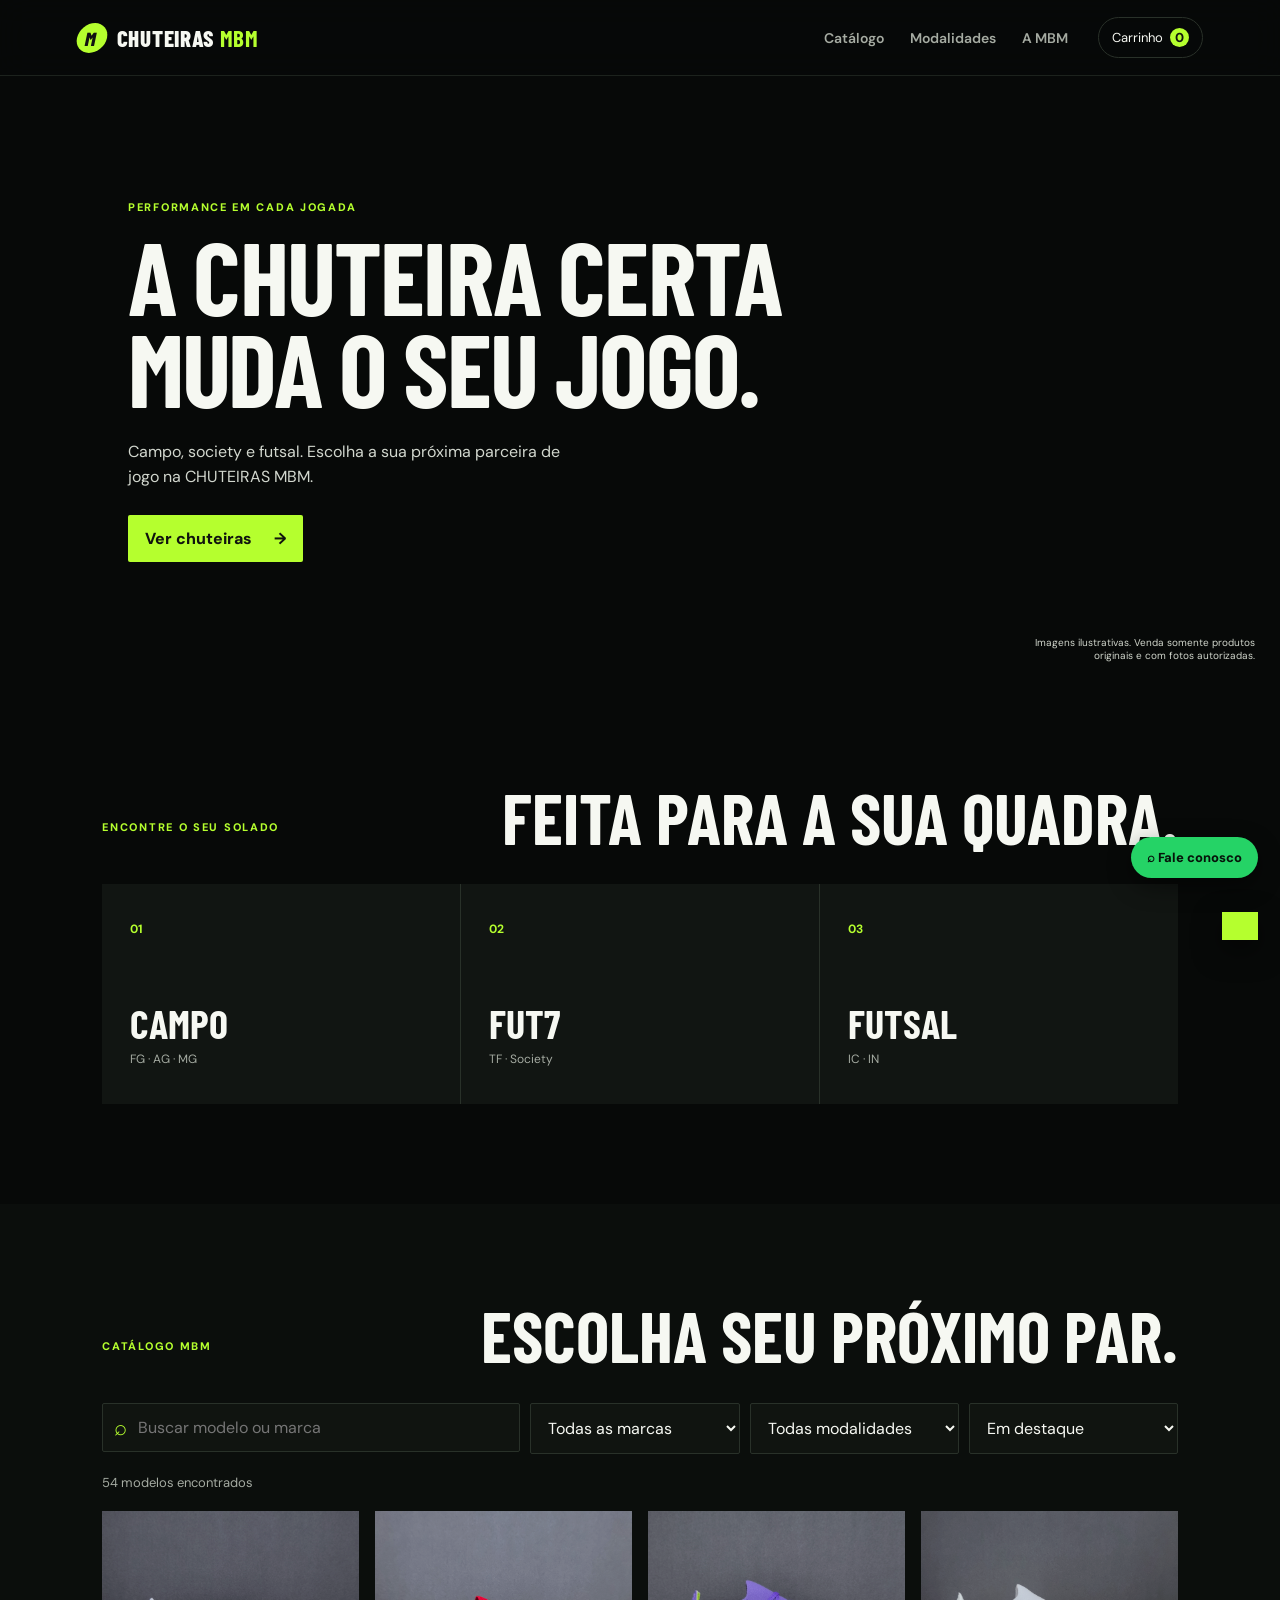
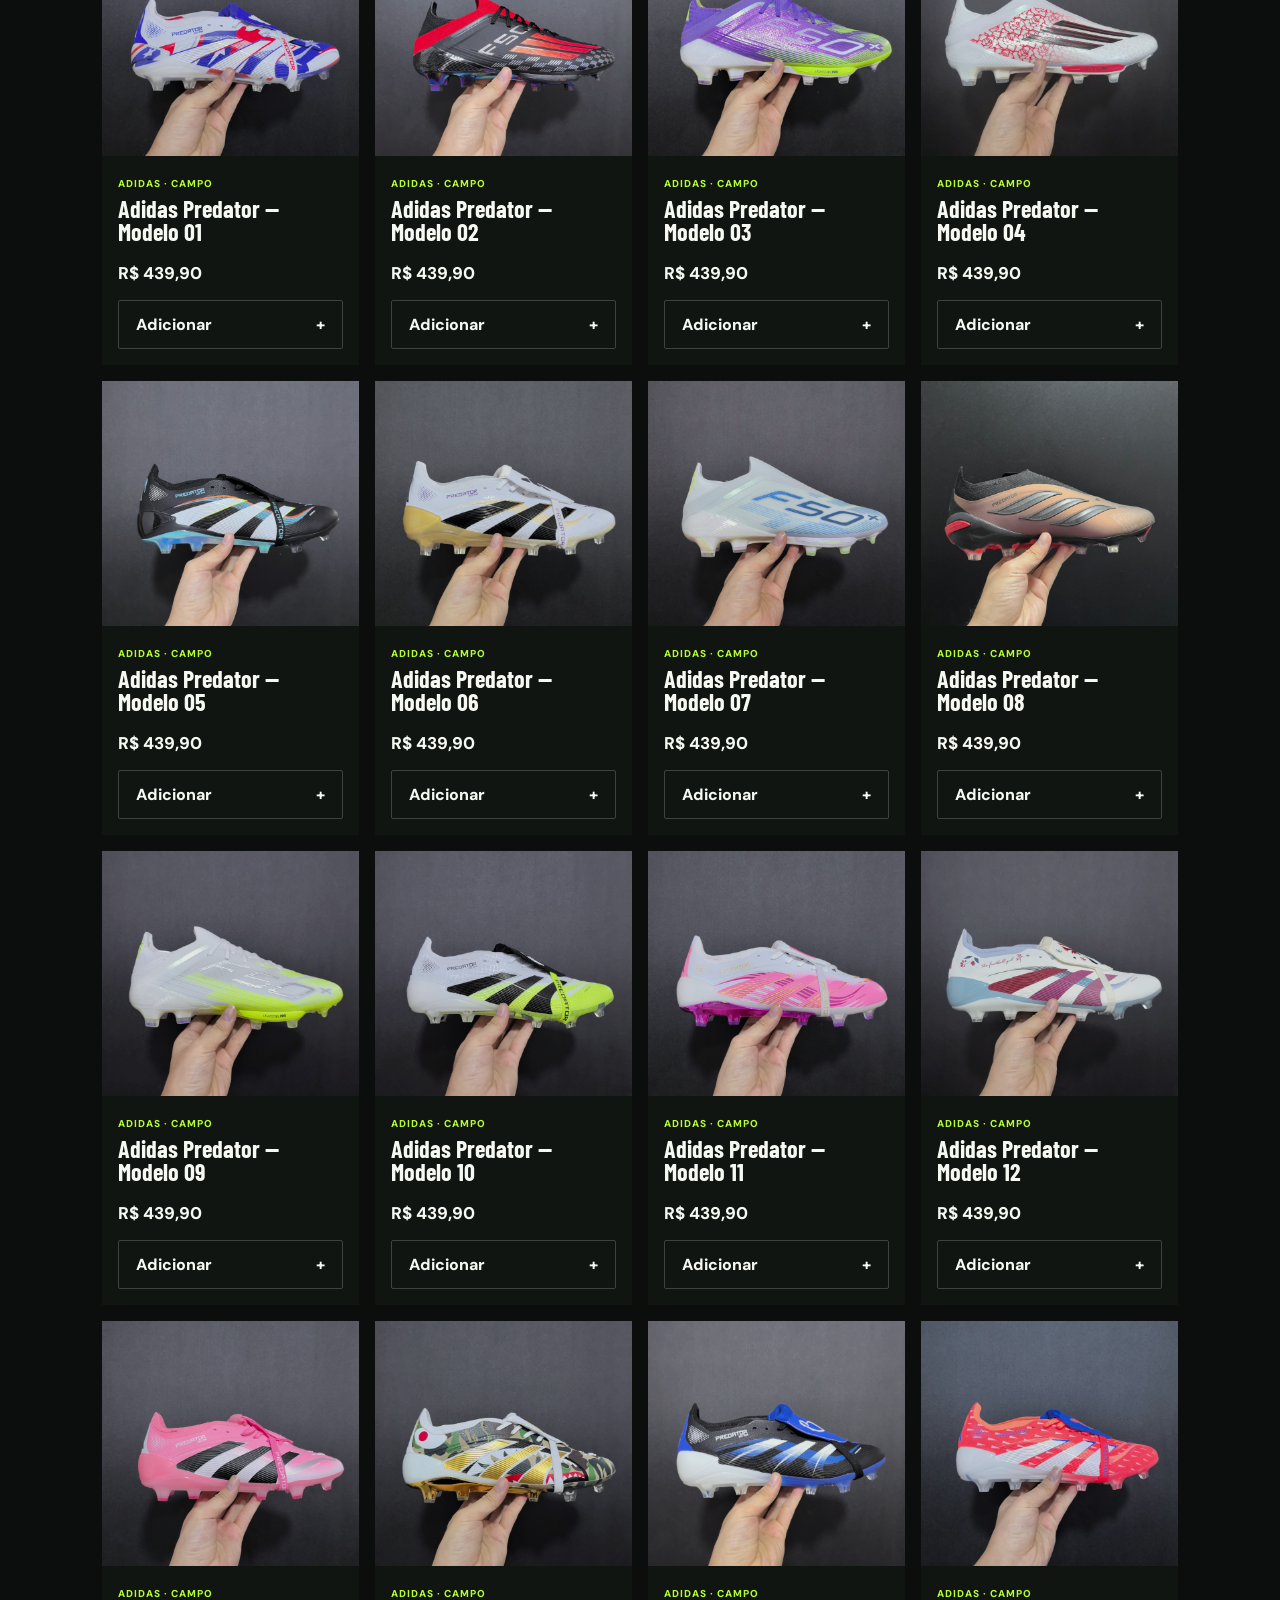
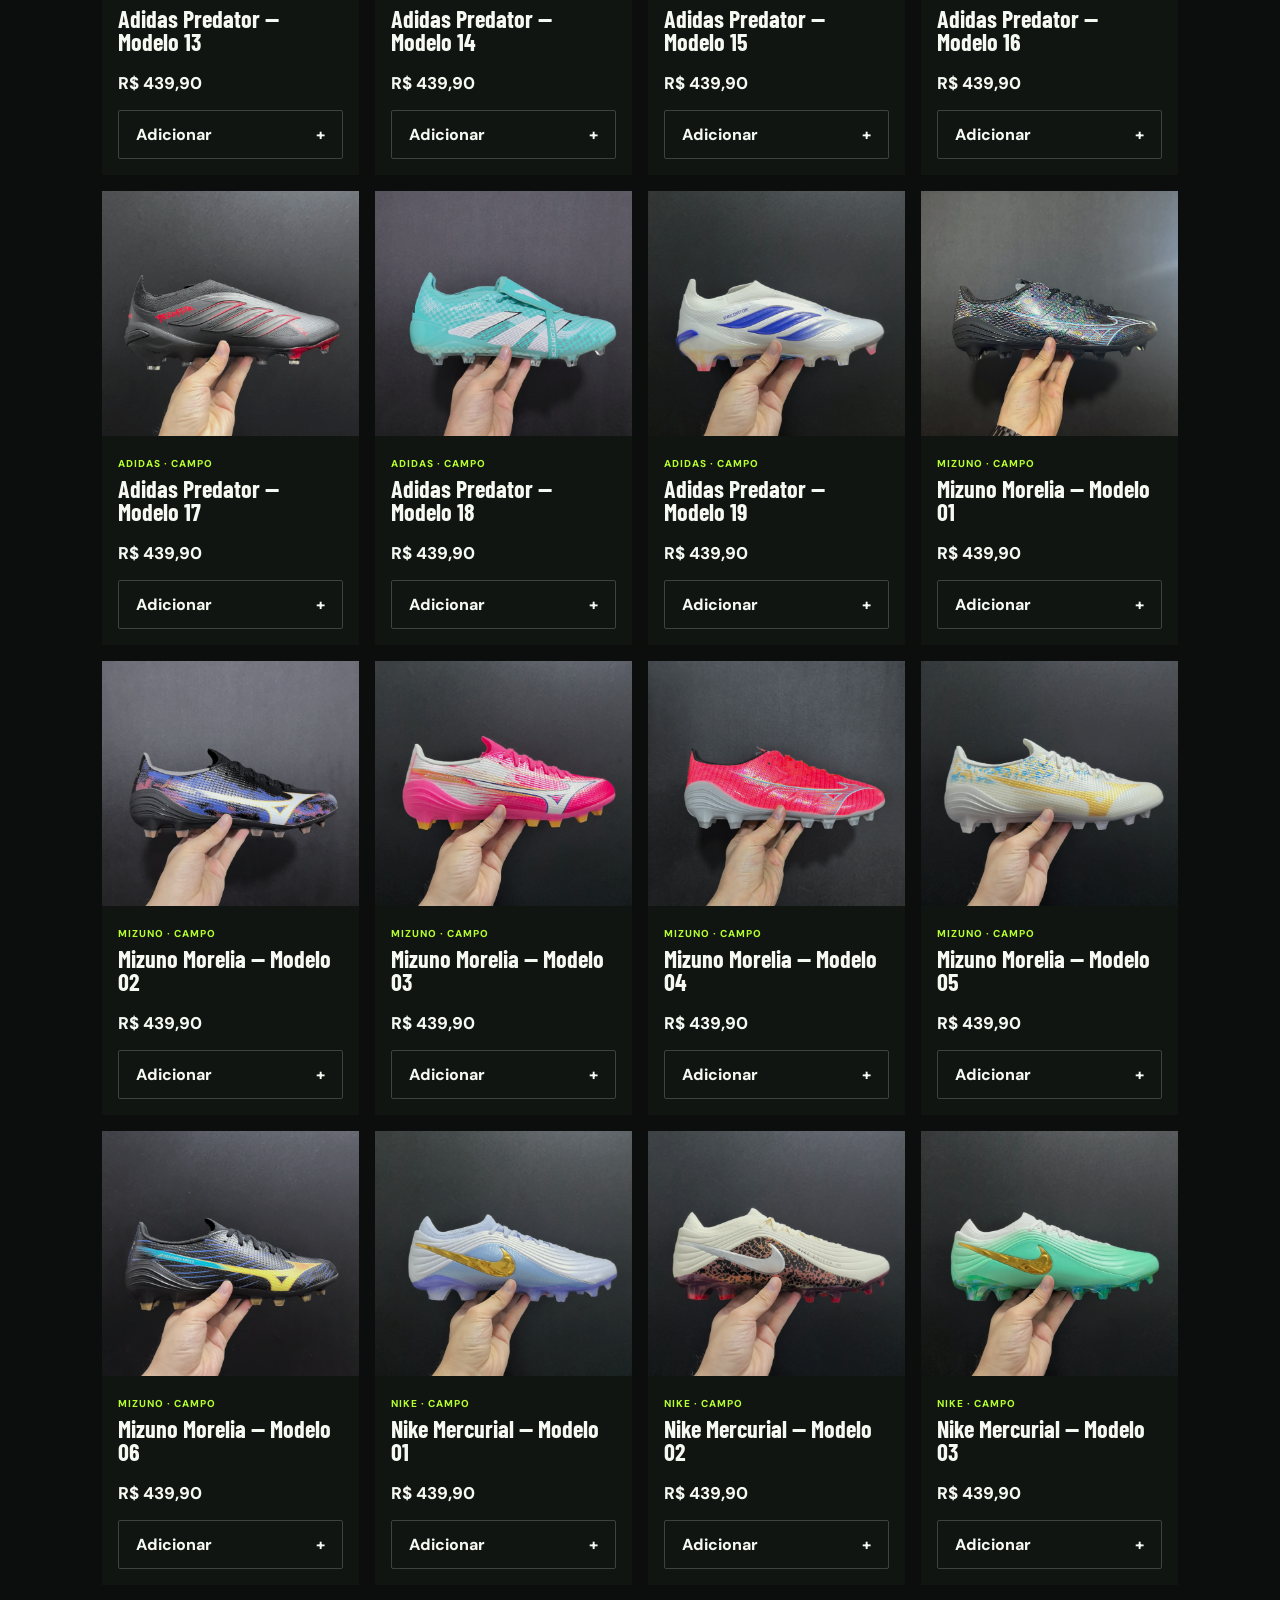
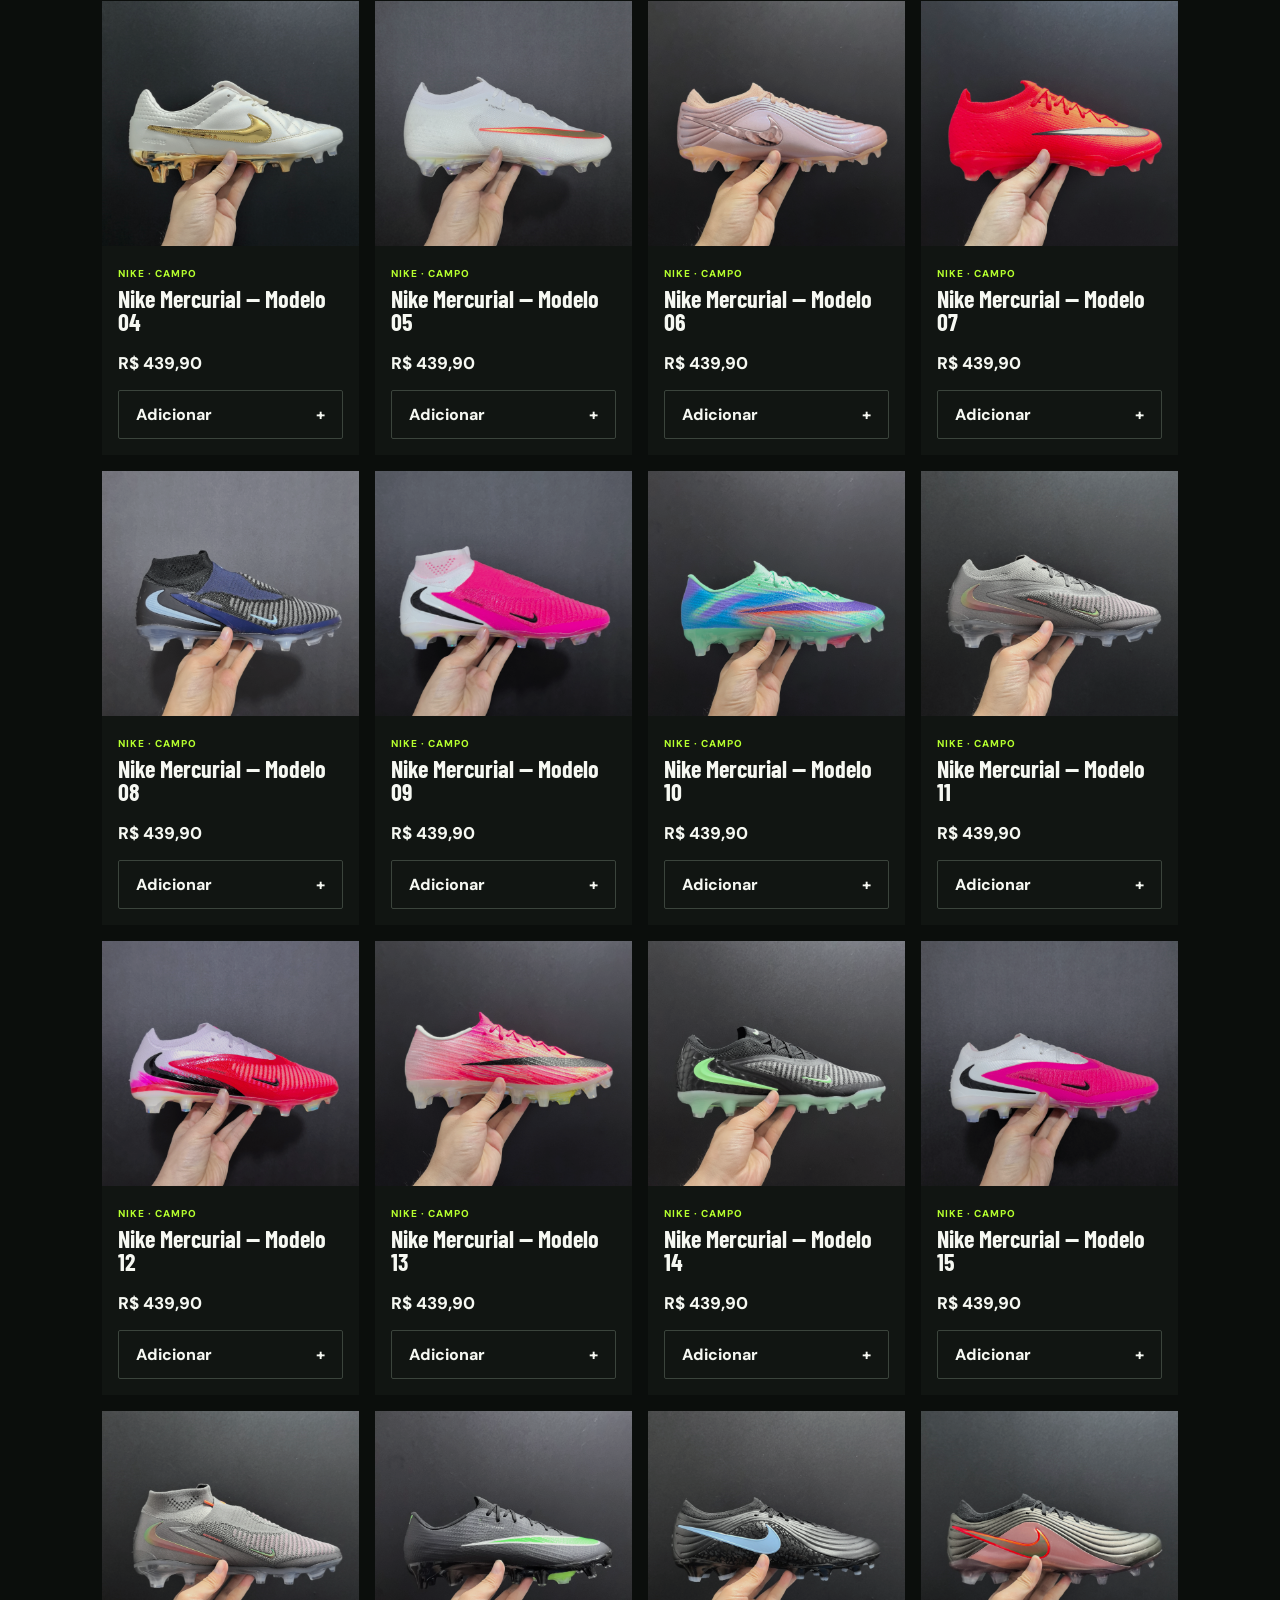
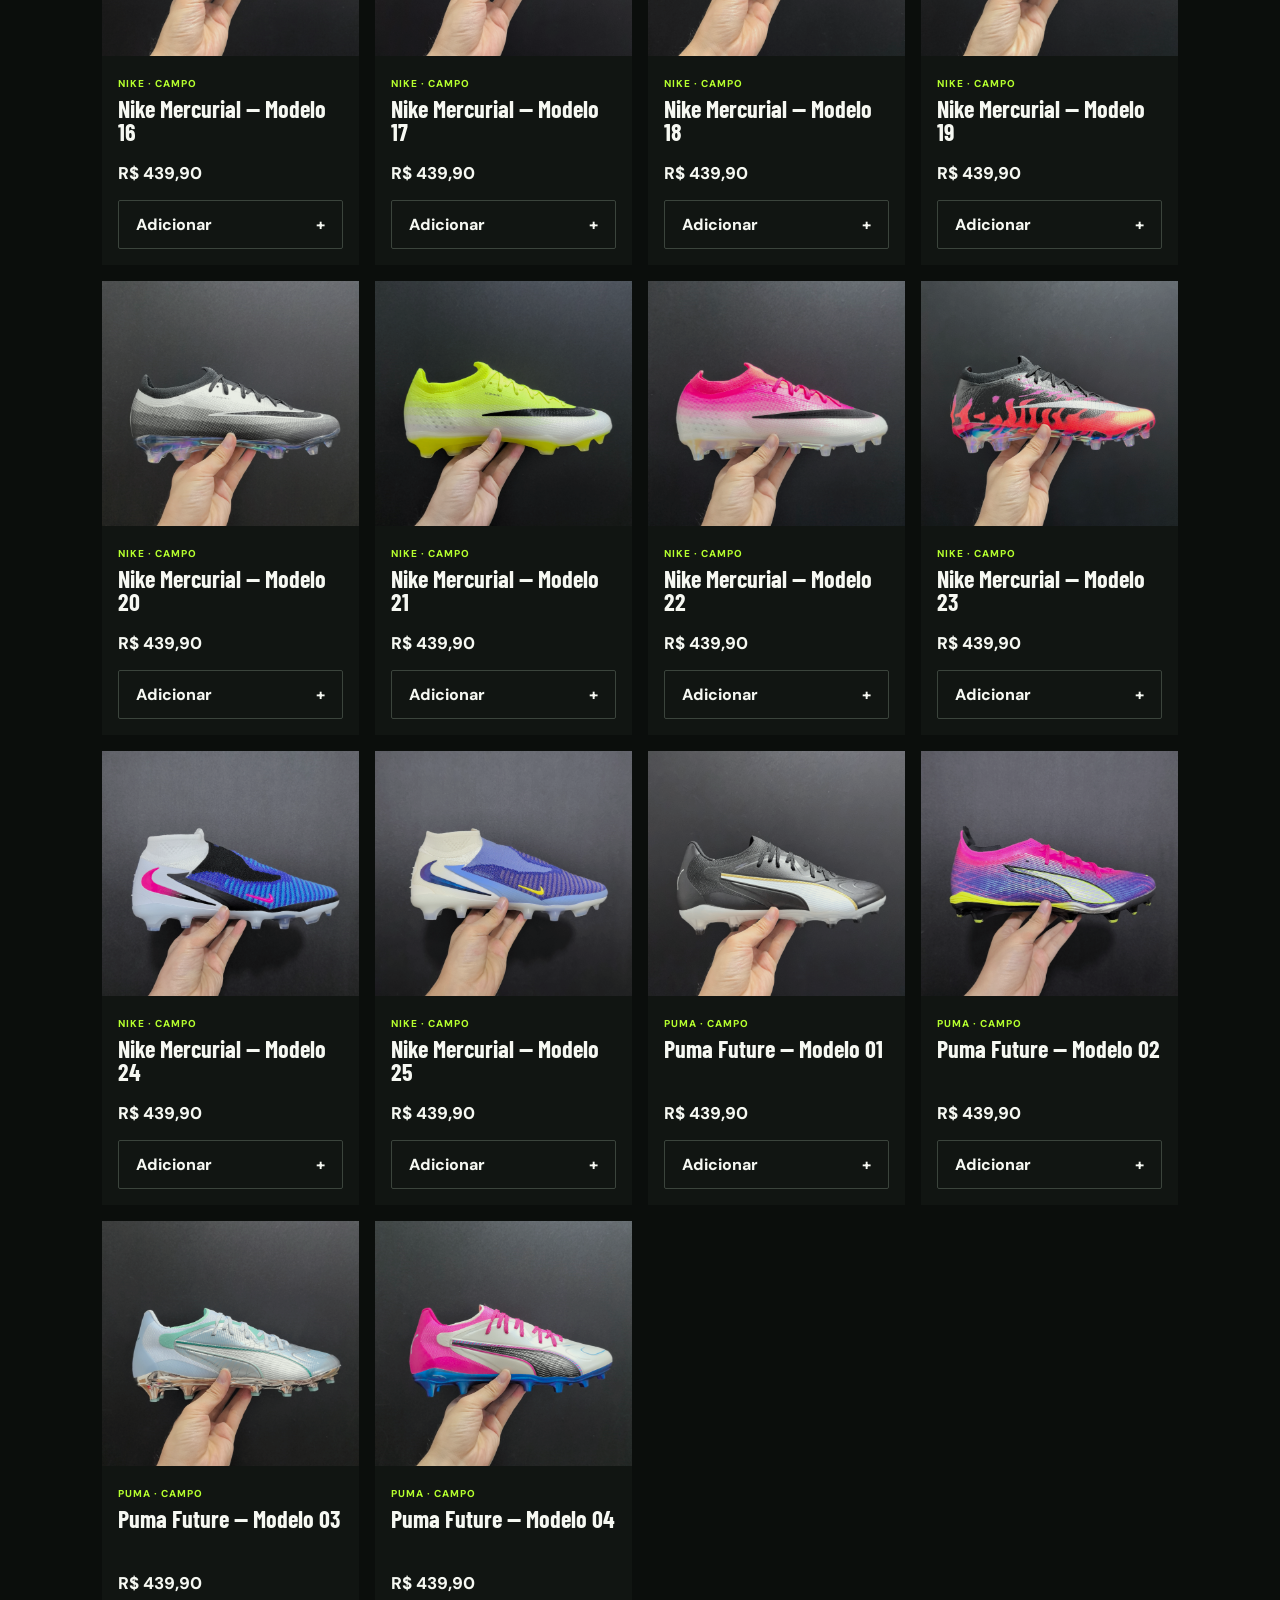
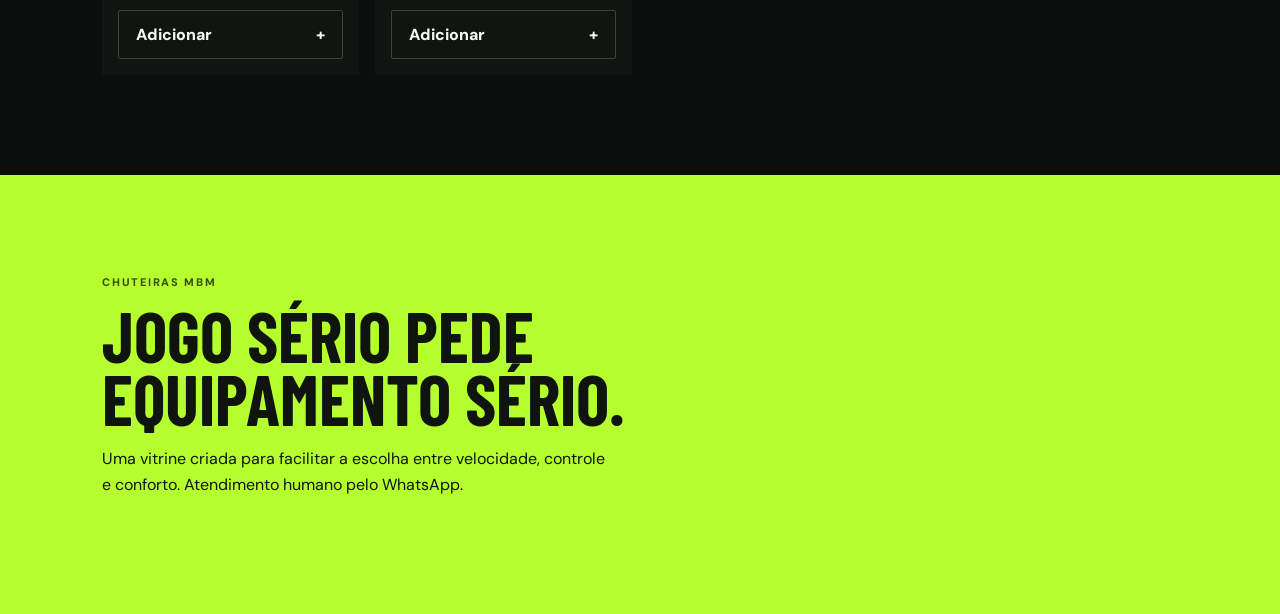
<file: index.html>
<!doctype html>
<html lang="pt-BR">
<head>
  <meta charset="utf-8">
  <meta name="viewport" content="width=device-width, initial-scale=1">
  <meta name="description" content="CHUTEIRAS MBM — chuteiras para campo, society e futsal.">
  <meta name="theme-color" content="#070908">
  <meta name="mobile-web-app-capable" content="yes">
  <meta name="apple-mobile-web-app-capable" content="yes">
  <meta name="apple-mobile-web-app-status-bar-style" content="black-translucent">
  <title>CHUTEIRAS MBM | Jogue no seu melhor</title>
  <link rel="manifest" href="manifest.webmanifest">
  <link rel="icon" type="image/png" href="pwa-icon.png">
  <link rel="apple-touch-icon" href="pwa-icon.png">
  <link rel="preconnect" href="https://images.unsplash.com">
  <link rel="stylesheet" href="style.css"><link rel="stylesheet" href="catalog-shared.css"><link rel="stylesheet" href="checkout.css"><link rel="stylesheet" href="store-enhancements.css">
</head>
<body>
  <header class="topbar">
    <a class="brand" href="#inicio" aria-label="CHUTEIRAS MBM, início"><span class="brand-mark">M</span><span>CHUTEIRAS <b>MBM</b></span></a>
    <button class="menu-toggle" aria-expanded="false" aria-controls="menu">Menu</button>
    <nav id="menu"><a href="#catalogo">Catálogo</a><a href="#modalidades">Modalidades</a><a href="#sobre">A MBM</a></nav>
    <button class="cart-button" id="open-cart" aria-label="Abrir carrinho">Carrinho <span id="cart-count">0</span></button>
  </header>

  <main>
    <section id="inicio" class="hero">
      <div class="hero-content">
        <p class="eyebrow">PERFORMANCE EM CADA JOGADA</p>
        <h1>A chuteira certa muda o seu jogo.</h1>
        <p class="hero-copy">Campo, society e futsal. Escolha a sua próxima parceira de jogo na CHUTEIRAS MBM.</p>
        <a class="button primary" href="#catalogo">Ver chuteiras <span>→</span></a>
      </div>
      <p class="hero-note">Imagens ilustrativas. Venda somente produtos originais e com fotos autorizadas.</p>
    </section>

    <section id="modalidades" class="section modes">
      <div class="section-heading"><p class="eyebrow">ENCONTRE O SEU SOLADO</p><h2>Feita para a sua quadra.</h2></div>
      <div class="mode-grid">
        <button class="mode-card" data-category="Campo"><strong>01</strong><span>Campo</span><small>FG · AG · MG</small></button>
        <button class="mode-card" data-category="Fut7"><strong>02</strong><span>Fut7</span><small>TF · Society</small></button>
        <button class="mode-card" data-category="Futsal"><strong>03</strong><span>Futsal</span><small>IC · IN</small></button>
      </div>
    </section>

    <section id="catalogo" class="section catalog">
      <div class="section-heading"><p class="eyebrow">CATÁLOGO MBM</p><h2>Escolha seu próximo par.</h2></div>
      <div class="filters" aria-label="Filtros de catálogo">
        <label class="search"><span>⌕</span><input id="search" type="search" placeholder="Buscar modelo ou marca"></label>
        <select id="brand-filter" aria-label="Filtrar por marca"><option value="Todas">Todas as marcas</option></select>
        <select id="category-filter" aria-label="Filtrar por modalidade"><option value="Todas">Todas modalidades</option><option>Campo</option><option>Fut7</option><option>Futsal</option></select>
        <select id="sort" aria-label="Ordenar produtos"><option value="featured">Em destaque</option><option value="low">Menor preço</option><option value="high">Maior preço</option></select>
      </div>
      <p id="result-count" class="result-count"></p>
      <div id="product-grid" class="product-grid"></div>
    </section>

    <section id="sobre" class="section about"><p class="eyebrow">CHUTEIRAS MBM</p><h2>Jogo sério pede equipamento sério.</h2><p>Uma vitrine criada para facilitar a escolha entre velocidade, controle e conforto. Atendimento humano pelo WhatsApp.</p></section>
  </main>

  <a id="whatsapp-float" class="whatsapp-float" target="_blank" rel="noreferrer" aria-label="Falar no WhatsApp">⌕ <span>Fale conosco</span></a>
  <aside id="cart-drawer" class="cart-drawer" aria-hidden="true"><div class="cart-head"><h2>Seu carrinho</h2><button id="close-cart" aria-label="Fechar carrinho">×</button></div><div id="cart-items"></div><div class="cart-footer"><label class="coupon-label">Cupom de desconto<div class="coupon-entry"><input id="coupon-code" type="text" placeholder="Digite seu cupom" autocomplete="off"><button id="apply-coupon" type="button">Aplicar</button></div></label><p id="coupon-discount" class="discount-row" hidden>Desconto <strong></strong></p><p>Total <strong id="cart-total">R$ 0,00</strong></p><label class="payment-label">Método de pagamento<select id="payment-method"><option>Pix</option><option>Cartão de crédito</option><option>Cartão de débito</option><option>Dinheiro</option></select></label><button id="checkout" class="button primary">Finalizar no WhatsApp</button></div></aside>
  <div id="overlay" class="overlay"></div>
  <dialog id="product-dialog"><button id="close-dialog" class="dialog-close" aria-label="Fechar">×</button><div id="dialog-content"></div></dialog>
  <div id="store-toast" class="store-toast" role="status" aria-live="polite"></div>
  <script src="products.js"></script><script src="catalog.js"></script><script src="app.js"></script><script>if('serviceWorker' in navigator){navigator.serviceWorker.register('sw.js?v=3').then(registration=>registration.update());}</script>
</body>
</html>
</file>
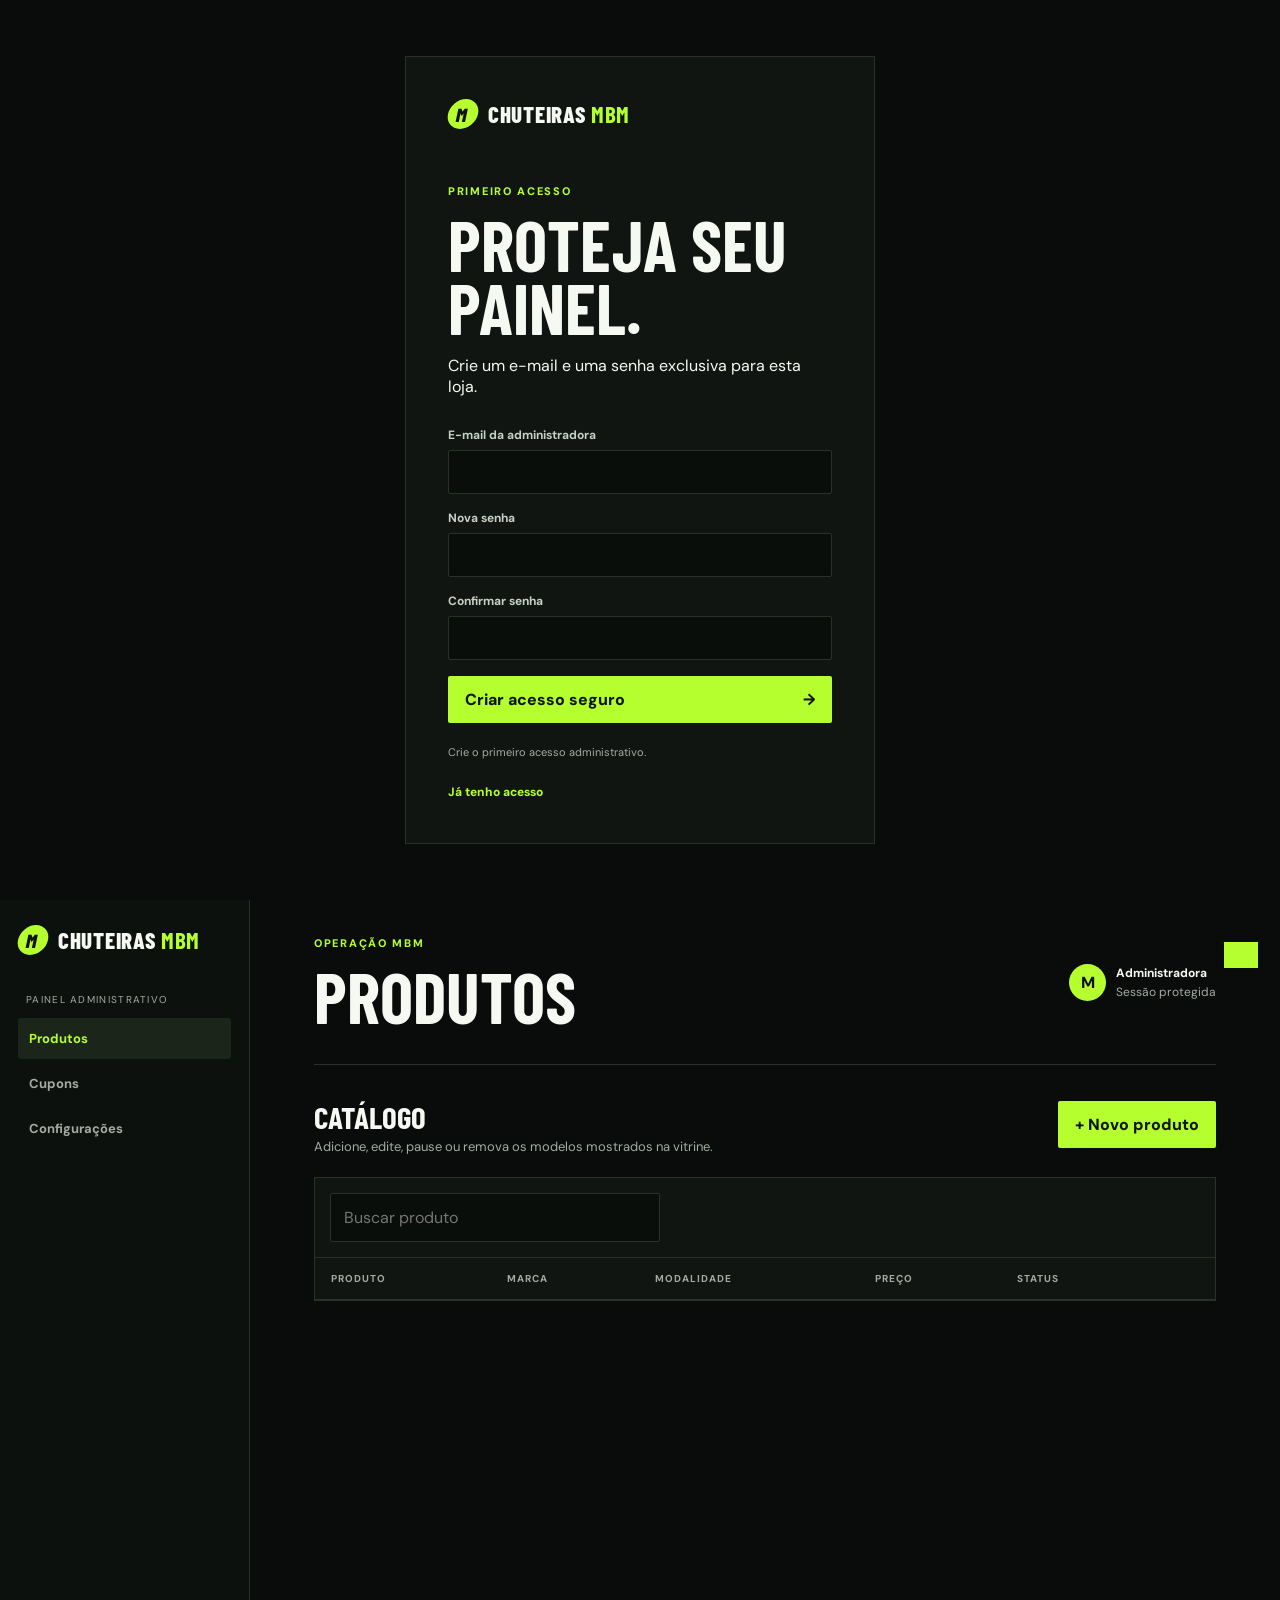
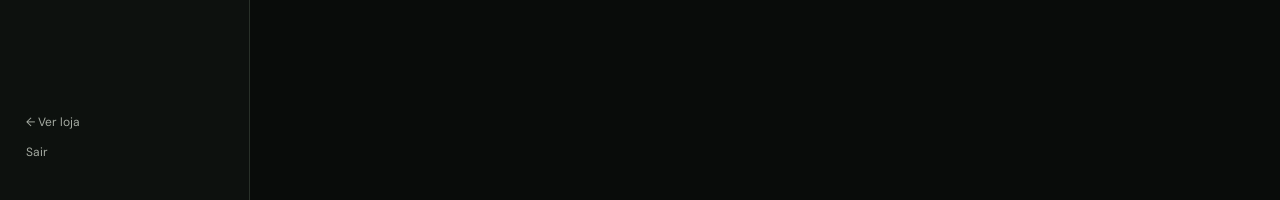
<file: admin.html>
<!doctype html>
<html lang="pt-BR" class="admin-page">
<head>
  <meta charset="utf-8"><meta name="viewport" content="width=device-width, initial-scale=1">
  <meta name="theme-color" content="#070908"><meta name="robots" content="noindex">
  <title>Admin | CHUTEIRAS MBM</title>
  <link rel="manifest" href="manifest.webmanifest"><link rel="icon" type="image/png" href="pwa-icon.png"><link rel="apple-touch-icon" href="pwa-icon.png">
  <link rel="stylesheet" href="style.css"><link rel="stylesheet" href="admin.css"><link rel="stylesheet" href="catalog-shared.css"><link rel="stylesheet" href="admin-enhancements.css">
</head>
<body class="admin-body">
  <main id="admin-login" class="admin-login"><section class="login-card"><a class="brand" href="index.html"><span class="brand-mark">M</span><span>CHUTEIRAS <b>MBM</b></span></a>
    <div id="login-view"><p class="eyebrow">ÁREA RESTRITA</p><h1>Acesse o painel.</h1><p>Use seu e-mail e senha de administradora.</p><form id="login-form" class="login-form"><label>E-mail<input id="admin-email" type="email" autocomplete="username" required></label><label>Senha<input id="admin-password" type="password" autocomplete="current-password" required></label><button class="button primary" type="submit">Entrar no painel <span>→</span></button></form><p id="login-feedback" class="admin-note" role="status"></p><button id="show-setup" class="login-link" type="button">Primeiro acesso? Criar acesso administrativo</button></div>
    <div id="setup-view" hidden><p class="eyebrow">PRIMEIRO ACESSO</p><h1>Proteja seu painel.</h1><p>Crie um e-mail e uma senha exclusiva para esta loja.</p><form id="setup-form" class="login-form"><label>E-mail da administradora<input id="setup-email" type="email" autocomplete="email" required></label><label>Nova senha<input id="setup-password" type="password" minlength="8" autocomplete="new-password" required></label><label>Confirmar senha<input id="setup-password-confirm" type="password" minlength="8" autocomplete="new-password" required></label><button class="button primary" type="submit">Criar acesso seguro <span>→</span></button></form><p id="setup-feedback" class="admin-note" role="status">Use pelo menos 8 caracteres.</p><button id="show-login" class="login-link" type="button">Já tenho acesso</button></div>
  </section></main>
  <div id="admin-app" class="admin-app" hidden><aside class="admin-sidebar"><a class="brand" href="index.html"><span class="brand-mark">M</span><span>CHUTEIRAS <b>MBM</b></span></a><p class="workspace-label">PAINEL ADMINISTRATIVO</p><nav class="admin-nav" aria-label="Menu administrativo"><button class="active" data-view="products">Produtos</button><button data-view="coupons">Cupons</button><button data-view="settings">Configurações</button></nav><div class="admin-sidebar-bottom"><a href="index.html">← Ver loja</a><button id="logout" type="button">Sair</button></div></aside>
    <section class="admin-main"><header class="admin-header"><div><p class="eyebrow">OPERAÇÃO MBM</p><h1 id="admin-title">Produtos</h1></div><div class="admin-profile"><span>M</span><div><strong id="admin-user-name">Administradora</strong><small>Sessão protegida</small></div></div></header>
      <section id="view-products" class="admin-view active"><div class="view-toolbar"><div><h2>Catálogo</h2><p>Adicione, edite, pause ou remova os modelos mostrados na vitrine.</p></div><button id="open-product-form" class="button primary">+ Novo produto</button></div><div id="product-form-wrap" class="form-panel" hidden><form id="product-form" class="admin-form" enctype="multipart/form-data"><input id="product-id" type="hidden"><label>Nome do produto<input id="product-name" required></label><label>Marca<select id="product-brand" required><option>Nike</option><option>Adidas</option><option>Puma</option><option>Mizuno</option><option>New Balance</option></select></label><label>Modalidade<select id="product-category" required><option>Campo</option><option>Fut7</option><option>Futsal</option></select></label><label>Preço (R$)<input id="product-price" type="number" step="0.01" min="0" required></label><label class="image-upload-label">Imagem do produto<input id="product-image-file" type="file" accept="image/png,image/jpeg,image/webp" capture="environment"><span>Escolher foto</span><small>JPG, PNG ou WebP. A foto será otimizada automaticamente.</small></label><div class="image-preview" id="image-preview" hidden><img id="image-preview-img" alt="Prévia da chuteira"><button id="remove-image" type="button">Remover foto</button></div><label class="form-full">Descrição<textarea id="product-description" rows="3"></textarea></label><div class="form-actions form-full"><button type="button" id="cancel-product" class="button">Cancelar</button><button class="button primary" type="submit">Salvar produto</button></div></form></div><div class="table-card"><div class="table-tools"><input id="admin-product-search" type="search" placeholder="Buscar produto"><span id="admin-product-count"></span></div><div class="table-scroll"><table><thead><tr><th>Produto</th><th>Marca</th><th>Modalidade</th><th>Preço</th><th>Status</th><th></th></tr></thead><tbody id="admin-products-table"></tbody></table></div></div></section>
      <section id="view-coupons" class="admin-view"><div class="view-toolbar"><div><h2>Cupons</h2><p>Crie descontos para a vitrine.</p></div><button id="open-coupon-form" class="button primary">+ Novo cupom</button></div><div id="coupon-form-wrap" class="form-panel" hidden><form id="coupon-form" class="admin-form compact"><label>Código<input id="coupon-code" placeholder="MBM10" required></label><label>Desconto (%)<input id="coupon-discount" type="number" min="1" max="100" required></label><label>Validade<input id="coupon-validity" type="date" required></label><div class="form-actions"><button class="button primary" type="submit">Criar cupom</button></div></form></div><div id="coupons-grid" class="coupon-grid"></div></section>
      <section id="view-settings" class="admin-view"><div class="view-toolbar"><div><h2>Configurações</h2><p>Informações usadas no atendimento pelo WhatsApp.</p></div></div><div class="form-panel settings-panel"><form id="settings-form" class="admin-form"><label>Nome da loja<input id="setting-store-name" required></label><label>WhatsApp (somente números)<input id="setting-whatsapp" inputmode="numeric" required></label><label class="form-full">Mensagem de atendimento<textarea id="setting-message" rows="3" required></textarea></label><div class="form-actions form-full"><button class="button primary" type="submit">Salvar configurações</button></div></form></div><div class="form-panel settings-panel"><h2 class="settings-title">Alterar senha</h2><form id="password-form" class="admin-form"><label>Senha atual<input id="current-password" type="password" autocomplete="current-password" required></label><label>Nova senha<input id="new-password" type="password" minlength="8" autocomplete="new-password" required></label><label>Confirmar nova senha<input id="new-password-confirm" type="password" minlength="8" autocomplete="new-password" required></label><div class="form-actions form-full"><button class="button primary" type="submit">Atualizar senha</button></div></form></div></section>
    </section></div>
  <div id="toast" class="admin-toast" role="status" aria-live="polite"></div>
  <script src="products.js"></script><script src="catalog.js"></script><script src="admin.js"></script><script>if('serviceWorker' in navigator){navigator.serviceWorker.register('sw.js?v=3').then(registration=>registration.update());}</script>
</body></html>
</file>
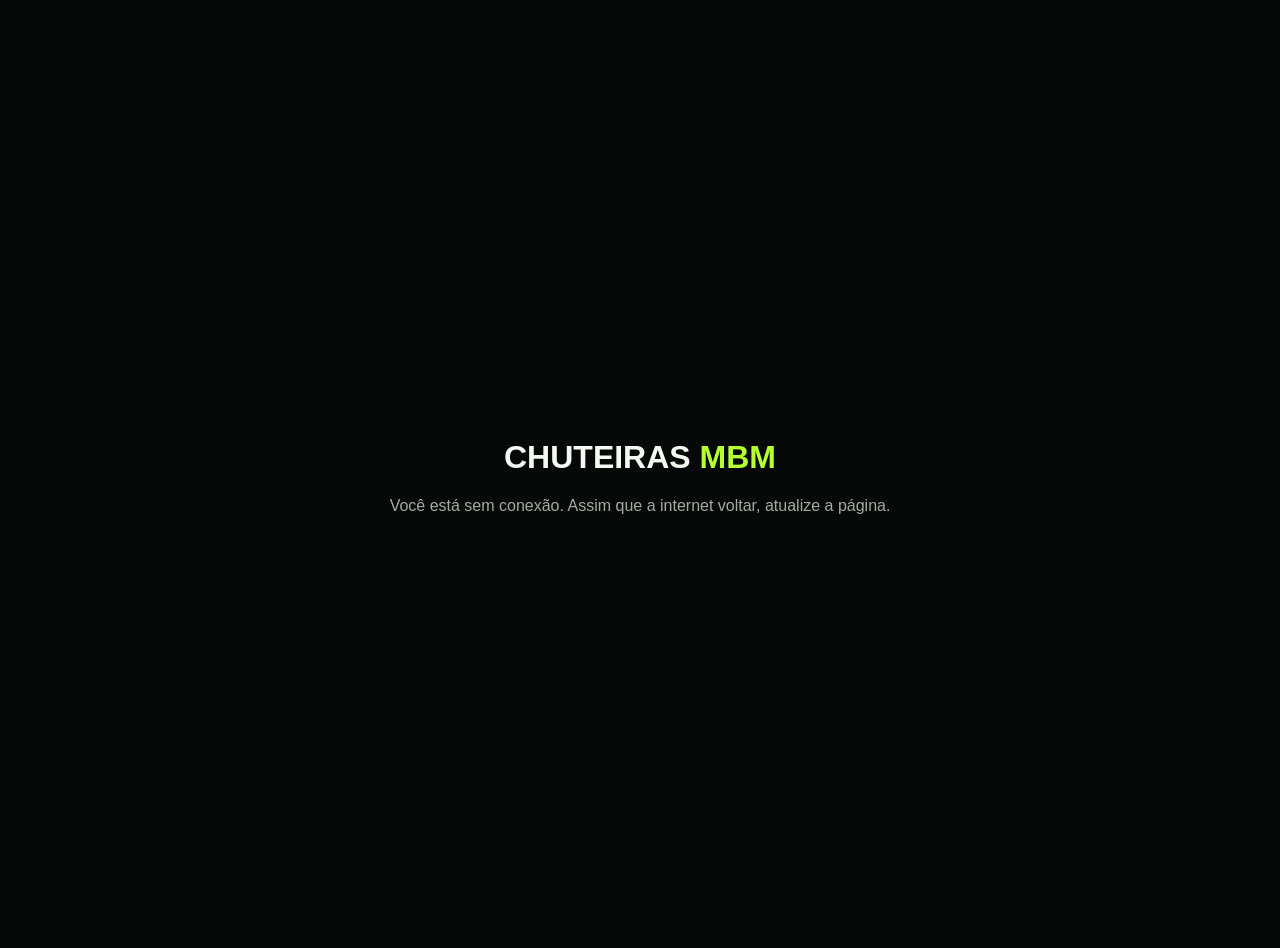
<file: offline.html>
<!doctype html><html lang="pt-BR"><meta charset="utf-8"><meta name="viewport" content="width=device-width,initial-scale=1"><title>CHUTEIRAS MBM</title><style>body{margin:0;min-height:100vh;display:grid;place-items:center;background:#070908;color:#f6f8f2;font-family:Arial,sans-serif;text-align:center;padding:24px}b{color:#b5ff2e}p{color:#a5aba2}</style><main><h1>CHUTEIRAS <b>MBM</b></h1><p>Você está sem conexão. Assim que a internet voltar, atualize a página.</p></main></html>
</file>
<file: style.css>
@import url('https://fonts.googleapis.com/css2?family=Barlow+Condensed:wght@500;600;700;800&family=DM+Sans:wght@400;500;600;700&display=swap');
:root{--black:#070908;--panel:#111512;--line:#293129;--lime:#b5ff2e;--white:#f6f8f2;--muted:#a5aba2}*{box-sizing:border-box}html{scroll-behavior:smooth}body{margin:0;background:var(--black);color:var(--white);font-family:'DM Sans',sans-serif}.topbar{position:sticky;top:0;z-index:10;height:76px;padding:0 clamp(20px,6vw,88px);display:flex;align-items:center;gap:30px;background:rgba(7,9,8,.88);backdrop-filter:blur(15px);border-bottom:1px solid #1c221d}.brand{display:flex;align-items:center;gap:10px;color:var(--white);font-family:'Barlow Condensed';font-weight:800;font-size:23px;letter-spacing:.7px;text-decoration:none;white-space:nowrap}.brand b{color:var(--lime)}.brand-mark{width:30px;height:30px;display:grid;place-items:center;background:var(--lime);color:#111;border-radius:50%;font-size:19px;transform:skew(-12deg)}nav{display:flex;gap:26px;margin-left:auto}nav a{color:var(--muted);text-decoration:none;font-size:14px;font-weight:600}nav a:hover{color:var(--lime)}button,input,select{font:inherit}.menu-toggle{display:none}.cart-button{border:1px solid var(--line);background:transparent;color:var(--white);padding:10px 13px;border-radius:99px;cursor:pointer;font-size:13px}.cart-button span{display:inline-grid;place-items:center;min-width:19px;height:19px;margin-left:4px;border-radius:50%;color:#10140e;background:var(--lime);font-weight:800}.hero{min-height:610px;position:relative;display:flex;align-items:center;padding:80px clamp(20px,10vw,160px);background:linear-gradient(90deg,#070908 8%,rgba(7,9,8,.72) 47%,rgba(7,9,8,.16)),url('https://images.unsplash.com/photo-1579952363873-27f3bade9f55?auto=format&fit=crop&w=2000&q=90') center/cover}.hero-content{max-width:680px}.eyebrow{color:var(--lime);font-weight:800;letter-spacing:1.7px;font-size:11px;margin:0 0 15px}.hero h1,.section h2{font-family:'Barlow Condensed';text-transform:uppercase;line-height:.9;margin:0}.hero h1{font-size:clamp(57px,8vw,112px);letter-spacing:-1.8px}.hero-copy{max-width:460px;line-height:1.6;color:#d2d7ce;margin:25px 0}.button{border:0;border-radius:2px;cursor:pointer;padding:13px 17px;font-weight:800;transition:transform .2s,background .2s}.button:hover{transform:translateY(-2px)}.primary{background:var(--lime);color:#10140e;text-decoration:none;display:inline-flex;gap:22px;align-items:center}.hero-note{position:absolute;right:25px;bottom:14px;color:#d0d5cb;font-size:10px;max-width:250px;text-align:right}.section{padding:100px clamp(20px,8vw,120px)}.section-heading{display:flex;justify-content:space-between;align-items:end;margin-bottom:35px}.section h2{font-size:clamp(42px,5.5vw,76px)}.mode-grid{display:grid;grid-template-columns:repeat(3,1fr);gap:1px;background:var(--line)}.mode-card{min-height:220px;padding:28px;border:0;background:var(--panel);color:var(--white);text-align:left;cursor:pointer;transition:background .25s}.mode-card:hover{background:#1b211d}.mode-card strong{display:block;color:var(--lime);font-size:12px;margin-bottom:62px}.mode-card span{font-family:'Barlow Condensed';display:block;text-transform:uppercase;font-size:40px;font-weight:700}.mode-card small{color:var(--muted);font-size:12px}.catalog{background:#0b0e0c}.filters{display:grid;grid-template-columns:2fr 1fr 1fr 1fr;gap:10px}.filters input,.filters select{width:100%;border:1px solid var(--line);border-radius:2px;background:#101410;color:var(--white);padding:13px;outline:none}.filters input:focus,.filters select:focus{border-color:var(--lime)}.search{position:relative}.search span{position:absolute;top:10px;left:12px;color:var(--lime);font-size:22px}.search input{padding-left:35px}.result-count{color:var(--muted);font-size:13px;margin:20px 0}.product-grid{display:grid;grid-template-columns:repeat(4,1fr);gap:16px}.product-card{background:#111512;min-width:0}.image-button{height:245px;width:100%;border:0;background:#e9ede5;cursor:pointer;overflow:hidden;padding:0}.image-button img{width:100%;height:100%;object-fit:cover;mix-blend-mode:multiply;transition:transform .35s}.product-card:hover img{transform:scale(1.06)}.product-info{padding:16px}.tag{font-size:10px;font-weight:800;letter-spacing:1px;color:var(--lime);text-transform:uppercase;margin:0 0 8px}.product-info h3{font-family:'Barlow Condensed';font-size:24px;line-height:.95;margin:0;min-height:48px}.price{font-size:17px;font-weight:800;margin:16px 0}.add{width:100%;border:1px solid #3b443c;color:var(--white);background:transparent;display:flex;justify-content:space-between}.add:hover{border-color:var(--lime);color:var(--lime)}.about{background:var(--lime);color:#10140e;max-width:none}.about .eyebrow{color:#3a4e0a}.about h2{max-width:700px}.about p:last-child{max-width:510px;line-height:1.6}.whatsapp-float{position:fixed;bottom:22px;right:22px;z-index:7;background:#25d366;color:#06130a;padding:12px 16px;border-radius:99px;text-decoration:none;font-weight:800;font-size:13px;box-shadow:0 8px 24px #0007}.cart-drawer{z-index:20;position:fixed;top:0;right:0;width:min(440px,100%);height:100dvh;padding:24px;background:#101410;transform:translateX(100%);transition:transform .25s;display:flex;flex-direction:column}.cart-drawer.open{transform:none}.overlay{display:none;position:fixed;z-index:15;inset:0;background:#000a}.overlay.open{display:block}.cart-head{display:flex;align-items:center;justify-content:space-between;border-bottom:1px solid var(--line);padding-bottom:18px}.cart-head h2{font-family:'Barlow Condensed';font-size:34px;text-transform:uppercase;margin:0}.cart-head button,.dialog-close{border:0;background:none;color:var(--white);font-size:30px;cursor:pointer}.cart-item{display:flex;gap:13px;padding:15px 0;border-bottom:1px solid var(--line)}.cart-item img{width:78px;height:70px;object-fit:cover;background:#eee}.cart-item h3{font-family:'Barlow Condensed';font-size:19px;line-height:1;margin:0}.cart-item p{margin:7px 0;font-size:13px}.quantity{display:flex;gap:9px;align-items:center}.quantity button{background:transparent;border:1px solid var(--line);color:var(--white);cursor:pointer;width:25px;height:24px}.quantity .remove{width:auto;padding:0 6px;margin-left:8px;color:#ff9c9c}.cart-footer{margin-top:auto;padding-top:18px;border-top:1px solid var(--line)}.cart-footer p{display:flex;justify-content:space-between}.cart-footer button{width:100%}.empty{color:var(--muted)}dialog{max-width:900px;width:calc(100% - 35px);padding:0;border:1px solid var(--line);background:#111512;color:var(--white)}dialog::backdrop{background:#000b}.dialog-close{position:absolute;right:10px;top:5px;z-index:1}.dialog-image{width:50%;height:500px;object-fit:cover;float:left;background:#eee}.dialog-info{padding:45px 35px;margin-left:50%;min-height:500px}.dialog-info h2{font-family:'Barlow Condensed';font-size:43px;line-height:.94;text-transform:uppercase;margin:0}.dialog-info p:not(.tag):not(.price){line-height:1.55;color:#cdd3ca}.sizes{display:flex;gap:7px;flex-wrap:wrap}.sizes span{padding:7px 10px;border:1px solid var(--line);font-size:12px}@media(max-width:900px){.product-grid{grid-template-columns:repeat(3,1fr)}.filters{grid-template-columns:repeat(2,1fr)}}@media(max-width:680px){.topbar{height:64px;padding:0 18px;gap:11px}.brand{font-size:19px}.brand-mark{width:25px;height:25px;font-size:16px}.menu-toggle{display:block;margin-left:auto;background:transparent;border:0;color:var(--white);font-size:12px}nav{display:none;position:absolute;top:64px;left:0;right:0;margin:0;padding:16px 20px;background:#101410;border-bottom:1px solid var(--line);flex-direction:column;gap:15px}nav.open{display:flex}.cart-button{font-size:0;padding:8px}.cart-button span{font-size:12px;margin:0}.hero{min-height:600px;padding:70px 24px;background:linear-gradient(90deg,#070908 12%,rgba(7,9,8,.56)),url('https://images.unsplash.com/photo-1579952363873-27f3bade9f55?auto=format&fit=crop&w=1200&q=85') center/cover}.hero h1{font-size:66px}.section{padding:65px 20px}.mode-grid{grid-template-columns:1fr}.mode-card{min-height:130px}.mode-card strong{margin-bottom:23px}.section-heading{display:block}.filters{grid-template-columns:1fr}.product-grid{grid-template-columns:repeat(2,1fr);gap:9px}.image-button{height:155px}.product-info{padding:12px}.product-info h3{font-size:20px;min-height:58px}.price{font-size:15px;margin:12px 0}.whatsapp-float span{display:none}.dialog-image{width:100%;height:290px;float:none}.dialog-info{margin:0;min-height:0;padding:29px 24px}.dialog-info h2{font-size:35px}}
</file>
<file: catalog-shared.css>
.stock-label{margin:-7px 0 13px;color:#a5aba2;font-size:12px}.table-actions{display:flex;flex-wrap:wrap;gap:6px}.icon-button.danger{color:#ffadad;border-color:#6f3030}.icon-button.danger:hover{color:#fff;background:#6f3030}@media(max-width:680px){.table-actions{min-width:205px}.table-actions .icon-button{font-size:11px;padding:6px}}
</file>
<file: checkout.css>
.payment-label,.coupon-label{display:grid;gap:8px;margin:14px 0;color:var(--muted);font-size:12px;font-weight:700}.payment-label select,.coupon-entry input{background:#0a0e0b;color:var(--white);border:1px solid var(--line);padding:12px}.coupon-entry{display:grid;grid-template-columns:minmax(0,1fr) auto;gap:8px}.coupon-entry input{min-width:0;width:100%;font-size:15px;letter-spacing:.6px;text-transform:uppercase}.coupon-entry button{min-width:82px;border:1px solid var(--lime);background:transparent;color:var(--lime);padding:0 12px;font-size:12px;font-weight:800;cursor:pointer}.coupon-entry button:hover{background:var(--lime);color:#10140e}.discount-row{display:flex;justify-content:space-between;color:var(--lime);font-size:13px}.store-toast{position:fixed;z-index:40;right:22px;bottom:80px;background:var(--lime);color:#10140e;padding:14px 18px;font-weight:800;font-size:13px;transform:translateY(120px);transition:transform .25s;box-shadow:0 10px 28px #0008}.store-toast.show{transform:none}
</file>
<file: store-enhancements.css>
.dialog-info .availability-note{border-left:2px solid var(--lime);padding-left:10px;color:#dce4d8!important;font-size:13px}.product-info .stock-label{display:none}@media(max-width:680px){.cart-drawer{width:100%;padding:20px}.coupon-entry{grid-template-columns:minmax(0,1fr) 76px}.coupon-entry input{min-height:48px}.coupon-entry button{min-width:0;padding:0 8px}.store-toast{left:16px;right:16px;bottom:18px;text-align:center}.whatsapp-float{bottom:18px;right:18px}}
</file>
<file: admin.css>
:root{--adm-bg:#090c0a;--adm-panel:#111512;--adm-line:#293129;--adm-lime:#b5ff2e;--adm-muted:#a5aba2}.admin-body{background:var(--adm-bg)}.admin-login{min-height:100vh;display:grid;place-items:center;padding:24px;background:radial-gradient(circle at 75% 15%,#3e5e1266,transparent 28%),var(--adm-bg)}.login-card{width:min(470px,100%);padding:42px;background:var(--adm-panel);border:1px solid var(--adm-line)}.login-card .brand{margin-bottom:55px}.login-card h1,.admin-header h1{font-family:'Barlow Condensed';text-transform:uppercase;font-size:clamp(47px,7vw,70px);line-height:.9;margin:0}.login-card>p:not(.eyebrow):not(.admin-note){color:var(--adm-muted);line-height:1.6}.login-form{display:grid;gap:16px;margin-top:30px}.login-form label,.admin-form label{display:grid;gap:7px;font-size:12px;font-weight:700;color:#c8d0c5}.login-form input,.admin-form input,.admin-form select,.admin-form textarea,.table-tools input{width:100%;padding:13px;border:1px solid var(--adm-line);border-radius:2px;background:#0a0e0b;color:#fff;outline:none}.login-form input:focus,.admin-form input:focus,.admin-form select:focus,.admin-form textarea:focus,.table-tools input:focus{border-color:var(--adm-lime)}.login-form .button{justify-content:space-between}.admin-note{font-size:11px;color:var(--adm-muted);margin-top:22px}.admin-app{display:grid;grid-template-columns:250px 1fr;min-height:100vh}.admin-sidebar{position:sticky;top:0;height:100vh;padding:25px 18px;display:flex;flex-direction:column;background:#0d110e;border-right:1px solid var(--adm-line)}.workspace-label{font-size:10px;color:var(--adm-muted);letter-spacing:1.3px;margin:38px 8px 12px}.admin-nav{display:grid;gap:4px;margin:0}.admin-nav button{padding:12px 11px;border:0;background:transparent;color:var(--adm-muted);text-align:left;cursor:pointer;border-radius:3px;font-size:13px;font-weight:700}.admin-nav button:hover,.admin-nav button.active{background:#1b2519;color:var(--adm-lime)}.admin-sidebar-bottom{margin-top:auto;display:grid;gap:14px;padding:15px 8px}.admin-sidebar-bottom a,.admin-sidebar-bottom button{color:var(--adm-muted);font-size:12px;text-align:left;text-decoration:none;background:transparent;border:0;padding:0;cursor:pointer}.admin-main{min-width:0;padding:36px clamp(22px,5vw,80px) 70px}.admin-header{display:flex;justify-content:space-between;gap:20px;align-items:center;padding-bottom:36px;border-bottom:1px solid var(--adm-line)}.admin-profile{display:flex;align-items:center;gap:10px}.admin-profile>span{display:grid;place-items:center;width:37px;height:37px;border-radius:50%;background:var(--adm-lime);color:#111;font-weight:800}.admin-profile strong,.admin-profile small{display:block;font-size:12px}.admin-profile small{color:var(--adm-muted);margin-top:3px}.admin-view{display:none;padding-top:36px}.admin-view.active{display:block}.metric-grid{display:grid;grid-template-columns:repeat(4,1fr);gap:13px}.metric-grid article,.admin-card,.table-card,.form-panel,.customer-card,.coupon-card{background:var(--adm-panel);border:1px solid var(--adm-line)}.metric-grid article{padding:20px}.metric-grid span,.metric-grid small{display:block;color:var(--adm-muted);font-size:11px}.metric-grid strong{display:block;font-family:'Barlow Condensed';font-size:40px;line-height:1;margin:19px 0 8px;color:var(--adm-lime)}.admin-columns{display:grid;grid-template-columns:1.55fr 1fr;gap:16px;margin-top:16px}.admin-card{padding:22px}.card-title,.view-toolbar{display:flex;align-items:start;justify-content:space-between;gap:20px}.card-title h2,.view-toolbar h2{font-family:'Barlow Condensed';text-transform:uppercase;font-size:31px;line-height:1;margin:0}.text-button{background:none;border:0;color:var(--adm-lime);font-weight:800;cursor:pointer;font-size:12px}.mini-order{display:flex;justify-content:space-between;gap:15px;padding:15px 0;border-bottom:1px solid var(--adm-line);font-size:12px}.mini-order:last-child{border:0}.mini-order strong,.mini-order span,.mini-order b,.mini-order em{display:block}.mini-order span{color:var(--adm-muted);font-size:11px;margin-top:4px}.mini-order>div:last-child{text-align:right}.mini-order b{font-size:12px}.status{display:inline-block;margin-top:6px;padding:4px 7px;border-radius:99px;font-size:10px;font-style:normal;font-weight:800;background:#1c281b;color:#c7ff69}.status.em-separacao{background:#203036;color:#8bd9ff}.status.enviado{background:#262230;color:#d4b6ff}.status.cancelado,.status.inactive{background:#351d1d;color:#ffaaaa}.quick-actions{display:grid;gap:9px;margin-top:18px}.quick-actions>*{padding:13px;border:1px solid var(--adm-line);background:#0d110e;color:#fff;text-decoration:none;text-align:left;font-size:12px;font-weight:800;cursor:pointer}.quick-actions>*:hover{border-color:var(--adm-lime);color:var(--adm-lime)}.view-toolbar{margin-bottom:22px}.view-toolbar p{margin:6px 0 0;color:var(--adm-muted);font-size:13px}.form-panel{padding:21px;margin-bottom:16px}.admin-form{display:grid;grid-template-columns:repeat(3,1fr);gap:14px}.admin-form label.form-full,.form-full{grid-column:1/-1}.form-actions{display:flex;gap:10px;justify-content:flex-end}.form-actions>.button:not(.primary){background:transparent;color:#fff;border:1px solid var(--adm-line)}.table-tools{padding:15px;border-bottom:1px solid var(--adm-line);display:flex;justify-content:space-between;align-items:center;gap:15px}.table-tools input{max-width:330px}.table-tools span{color:var(--adm-muted);font-size:12px}.table-scroll{overflow:auto}table{width:100%;border-collapse:collapse;font-size:12px;min-width:760px}th,td{padding:14px 16px;text-align:left;border-bottom:1px solid var(--adm-line)}th{color:var(--adm-muted);font-size:10px;text-transform:uppercase;letter-spacing:1px}td{color:#dfe5db}.table-product{display:flex;align-items:center;gap:10px}.table-product img{width:37px;height:34px;object-fit:cover;background:#edf0e9}.low-stock{color:#ffb2a4}.icon-button{border:1px solid var(--adm-line);background:transparent;color:var(--adm-lime);font-size:11px;padding:7px 9px;cursor:pointer}.order-status{background:#0b0e0c;border:1px solid var(--adm-line);color:#fff;padding:7px;font-size:11px}.customer-grid,.coupon-grid{display:grid;grid-template-columns:repeat(3,1fr);gap:14px}.customer-card{display:flex;align-items:center;gap:13px;padding:20px}.customer-card>span{display:grid;place-items:center;width:42px;height:42px;border-radius:50%;background:#25311e;color:var(--adm-lime);font-weight:800}.customer-card h3{font-family:'Barlow Condensed';font-size:24px;line-height:1;margin:0}.customer-card p,.customer-card strong{display:block;font-size:11px;margin:6px 0 0;color:var(--adm-muted)}.customer-card strong{color:#fff}.coupon-card{padding:21px}.coupon-card p{font-size:10px;color:var(--adm-lime);font-weight:800;margin:0 0 20px}.coupon-card h3{font-family:'Barlow Condensed';font-size:31px;letter-spacing:1px;margin:0}.coupon-card strong,.coupon-card span{display:block;margin-top:7px}.coupon-card span{font-size:11px;color:var(--adm-muted)}.coupon-card button{margin-top:20px;padding:8px 10px;background:transparent;border:1px solid var(--adm-line);color:#fff;font-size:11px;cursor:pointer}.admin-toast{position:fixed;bottom:22px;right:22px;background:var(--adm-lime);color:#111;padding:13px 17px;font-weight:800;font-size:12px;transform:translateY(90px);transition:.25s;z-index:30}.admin-toast.show{transform:none}@media(max-width:1050px){.metric-grid{grid-template-columns:repeat(2,1fr)}.customer-grid,.coupon-grid{grid-template-columns:repeat(2,1fr)}}@media(max-width:760px){.admin-app{grid-template-columns:1fr}.admin-sidebar{position:relative;height:auto;padding:18px}.admin-sidebar .brand{font-size:20px}.workspace-label{margin:20px 0 8px}.admin-nav{grid-template-columns:repeat(3,1fr)}.admin-nav button{font-size:11px;padding:9px 6px}.admin-sidebar-bottom{display:flex;margin-top:18px;padding:0}.admin-main{padding:28px 18px 60px}.admin-header{padding-bottom:25px}.admin-profile{display:none}.metric-grid,.admin-columns,.customer-grid,.coupon-grid{grid-template-columns:1fr}.admin-form{grid-template-columns:1fr}.view-toolbar{display:block}.view-toolbar .button{margin-top:15px}.login-card{padding:28px 22px}.admin-login{padding:15px}}
</file>
<file: admin-enhancements.css>
html.admin-page,body.admin-body{min-height:100%;background:#090c0a;overscroll-behavior:none}body.admin-body{min-height:100dvh;overflow-x:hidden}body.admin-body::before{content:"";position:fixed;inset:0;z-index:-1;background:#090c0a}.admin-login,.admin-app{position:relative;z-index:0;min-height:100dvh;background:#090c0a}.login-link{margin-top:14px;padding:0;border:0;background:transparent;color:var(--adm-lime);font-size:12px;font-weight:800;cursor:pointer;text-align:left}.login-link:hover{text-decoration:underline}.image-upload-label{align-content:start}.image-upload-label input{position:absolute;width:1px;height:1px;opacity:0;pointer-events:none}.image-upload-label span{display:inline-flex;align-items:center;justify-content:center;min-height:46px;border:1px dashed var(--adm-lime);color:var(--adm-lime);font-size:13px;font-weight:800;cursor:pointer}.image-upload-label small{color:var(--adm-muted);font-weight:400;line-height:1.4}.image-upload-label:focus-within span{outline:2px solid #fff;outline-offset:2px}.image-preview{position:relative;min-height:118px;border:1px solid var(--adm-line);background:#0a0e0b;padding:8px}.image-preview img{display:block;width:100%;height:130px;object-fit:contain}.image-preview button{position:absolute;right:12px;top:12px;border:1px solid var(--adm-line);background:#0b0e0c;color:#fff;padding:7px 9px;font-size:11px;cursor:pointer}.table-actions{display:flex;gap:6px;flex-wrap:wrap}.settings-title{margin:0 0 18px;font-family:'Barlow Condensed';font-size:30px;text-transform:uppercase}.admin-form{align-items:start}.admin-form .image-upload-label{grid-column:span 2}.admin-form .image-preview{grid-column:span 1}@media(max-width:760px){.admin-nav{display:flex;overflow:auto;grid-template-columns:none;padding-bottom:4px}.admin-nav button{flex:0 0 auto}.admin-form .image-upload-label,.admin-form .image-preview{grid-column:auto}.table-actions{min-width:190px}.login-card{max-width:520px}.admin-header h1{font-size:46px}}
</file>
